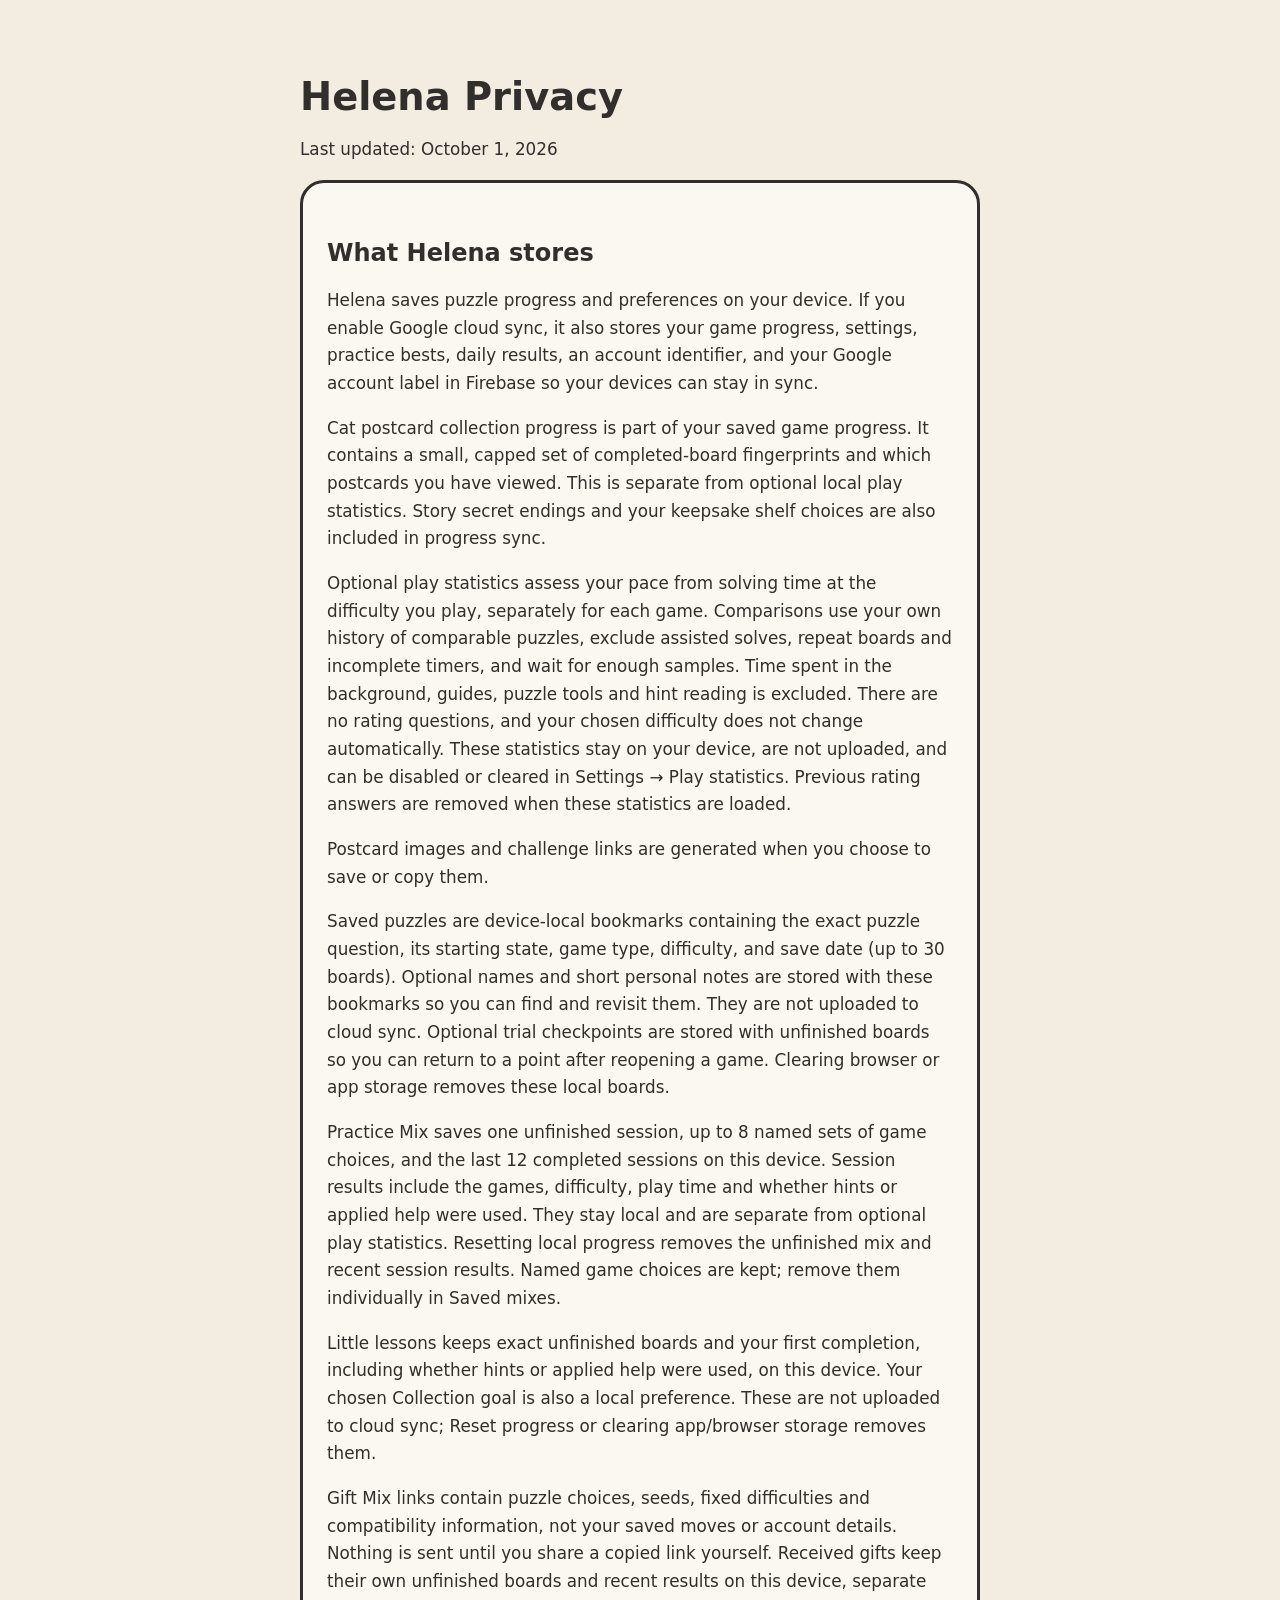
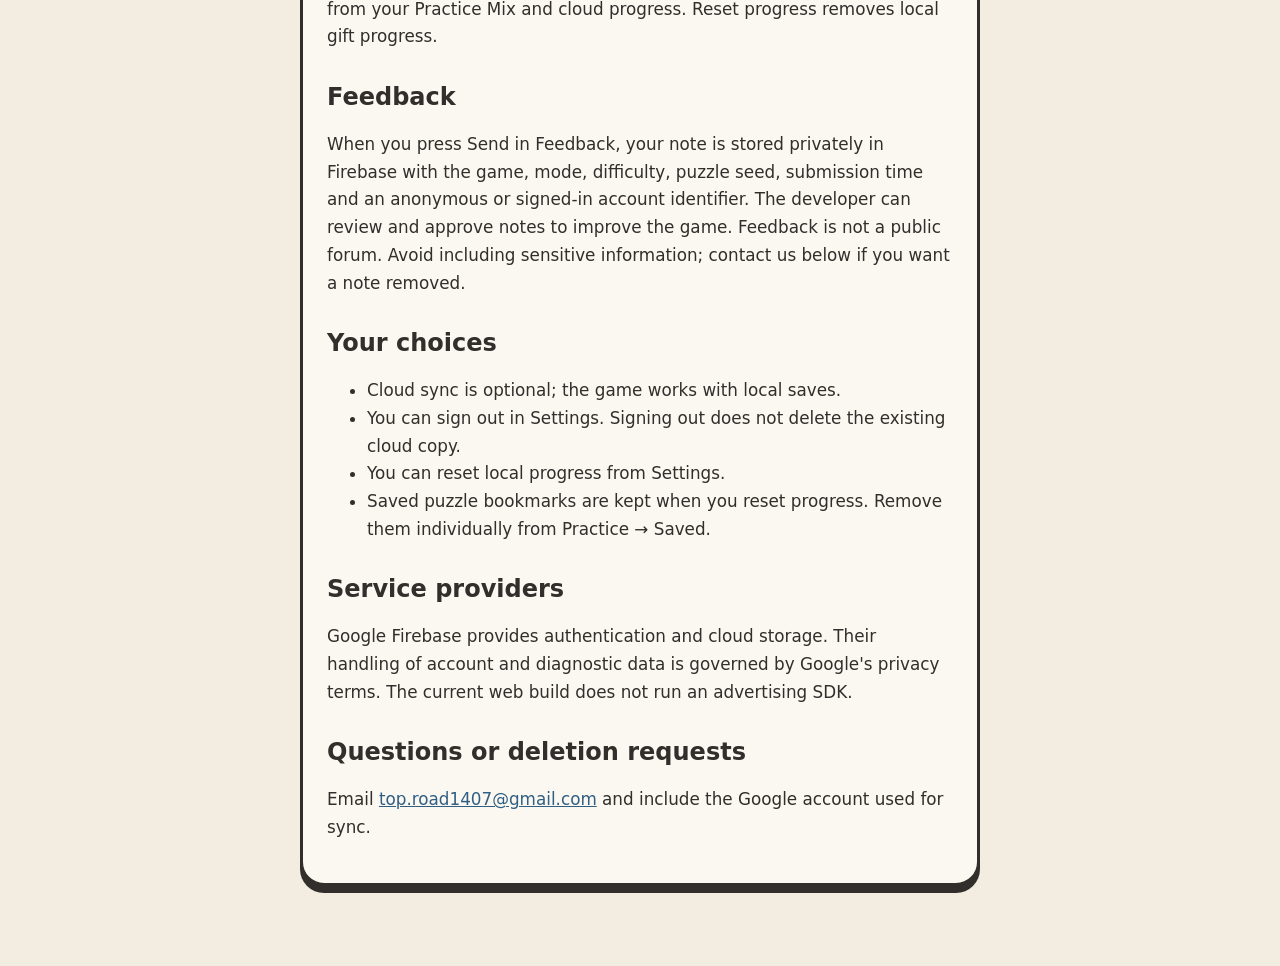
<file: privacy.html>
<!doctype html>
<html lang="en">
<head>
  <meta charset="utf-8">
  <meta name="viewport" content="width=device-width, initial-scale=1">
  <title>Helena Privacy</title>
  <style>
    :root { color-scheme: light dark; font-family: system-ui, sans-serif; }
    body { margin: 0; background: #f2ece1; color: #322e2b; }
    main { max-width: 680px; margin: 0 auto; padding: 48px 24px 80px; }
    h1 { font-size: 2.4rem; margin-bottom: .25rem; }
    h2 { margin-top: 2rem; }
    p, li { font-size: 1.05rem; line-height: 1.65; }
    a { color: #315f83; }
    .card { background: #fbf8f2; border: 3px solid #322e2b; border-radius: 24px; padding: 24px; box-shadow: 0 7px #322e2b; }
    @media (prefers-color-scheme: dark) {
      body { background: #201d28; color: #f2edf6; }
      .card { background: #302b3a; border-color: #17151c; box-shadow: 0 7px #17151c; }
      a { color: #91b9f0; }
    }
  </style>
</head>
<body><main>
  <h1>Helena Privacy</h1>
  <p>Last updated: October 1, 2026</p>
  <div class="card">
    <h2>What Helena stores</h2>
    <p>Helena saves puzzle progress and preferences on your device. If you enable Google cloud sync, it also stores your game progress, settings, practice bests, daily results, an account identifier, and your Google account label in Firebase so your devices can stay in sync.</p>
    <p>Cat postcard collection progress is part of your saved game progress. It contains a small, capped set of completed-board fingerprints and which postcards you have viewed. This is separate from optional local play statistics. Story secret endings and your keepsake shelf choices are also included in progress sync.</p>
    <p>Optional play statistics assess your pace from solving time at the difficulty you play, separately for each game. Comparisons use your own history of comparable puzzles, exclude assisted solves, repeat boards and incomplete timers, and wait for enough samples. Time spent in the background, guides, puzzle tools and hint reading is excluded. There are no rating questions, and your chosen difficulty does not change automatically. These statistics stay on your device, are not uploaded, and can be disabled or cleared in Settings → Play statistics. Previous rating answers are removed when these statistics are loaded.</p>
    <p>Postcard images and challenge links are generated when you choose to save or copy them.</p>
    <p>Saved puzzles are device-local bookmarks containing the exact puzzle question, its starting state, game type, difficulty, and save date (up to 30 boards). Optional names and short personal notes are stored with these bookmarks so you can find and revisit them. They are not uploaded to cloud sync. Optional trial checkpoints are stored with unfinished boards so you can return to a point after reopening a game. Clearing browser or app storage removes these local boards.</p>
    <p>Practice Mix saves one unfinished session, up to 8 named sets of game choices, and the last 12 completed sessions on this device. Session results include the games, difficulty, play time and whether hints or applied help were used. They stay local and are separate from optional play statistics. Resetting local progress removes the unfinished mix and recent session results. Named game choices are kept; remove them individually in Saved mixes.</p>
    <p>Little lessons keeps exact unfinished boards and your first completion, including whether hints or applied help were used, on this device. Your chosen Collection goal is also a local preference. These are not uploaded to cloud sync; Reset progress or clearing app/browser storage removes them.</p>
    <p>Gift Mix links contain puzzle choices, seeds, fixed difficulties and compatibility information, not your saved moves or account details. Nothing is sent until you share a copied link yourself. Received gifts keep their own unfinished boards and recent results on this device, separate from your Practice Mix and cloud progress. Reset progress removes local gift progress.</p>
    <h2>Feedback</h2>
    <p>When you press Send in Feedback, your note is stored privately in Firebase with the game, mode, difficulty, puzzle seed, submission time and an anonymous or signed-in account identifier. The developer can review and approve notes to improve the game. Feedback is not a public forum. Avoid including sensitive information; contact us below if you want a note removed.</p>
    <h2>Your choices</h2>
    <ul>
      <li>Cloud sync is optional; the game works with local saves.</li>
      <li>You can sign out in Settings. Signing out does not delete the existing cloud copy.</li>
      <li>You can reset local progress from Settings.</li>
      <li>Saved puzzle bookmarks are kept when you reset progress. Remove them individually from Practice → Saved.</li>
    </ul>
    <h2>Service providers</h2>
    <p>Google Firebase provides authentication and cloud storage. Their handling of account and diagnostic data is governed by Google's privacy terms. The current web build does not run an advertising SDK.</p>
    <h2>Questions or deletion requests</h2>
    <p>Email <a href="mailto:top.road1407@gmail.com">top.road1407@gmail.com</a> and include the Google account used for sync.</p>
  </div>
</main></body>
</html>
</file>
